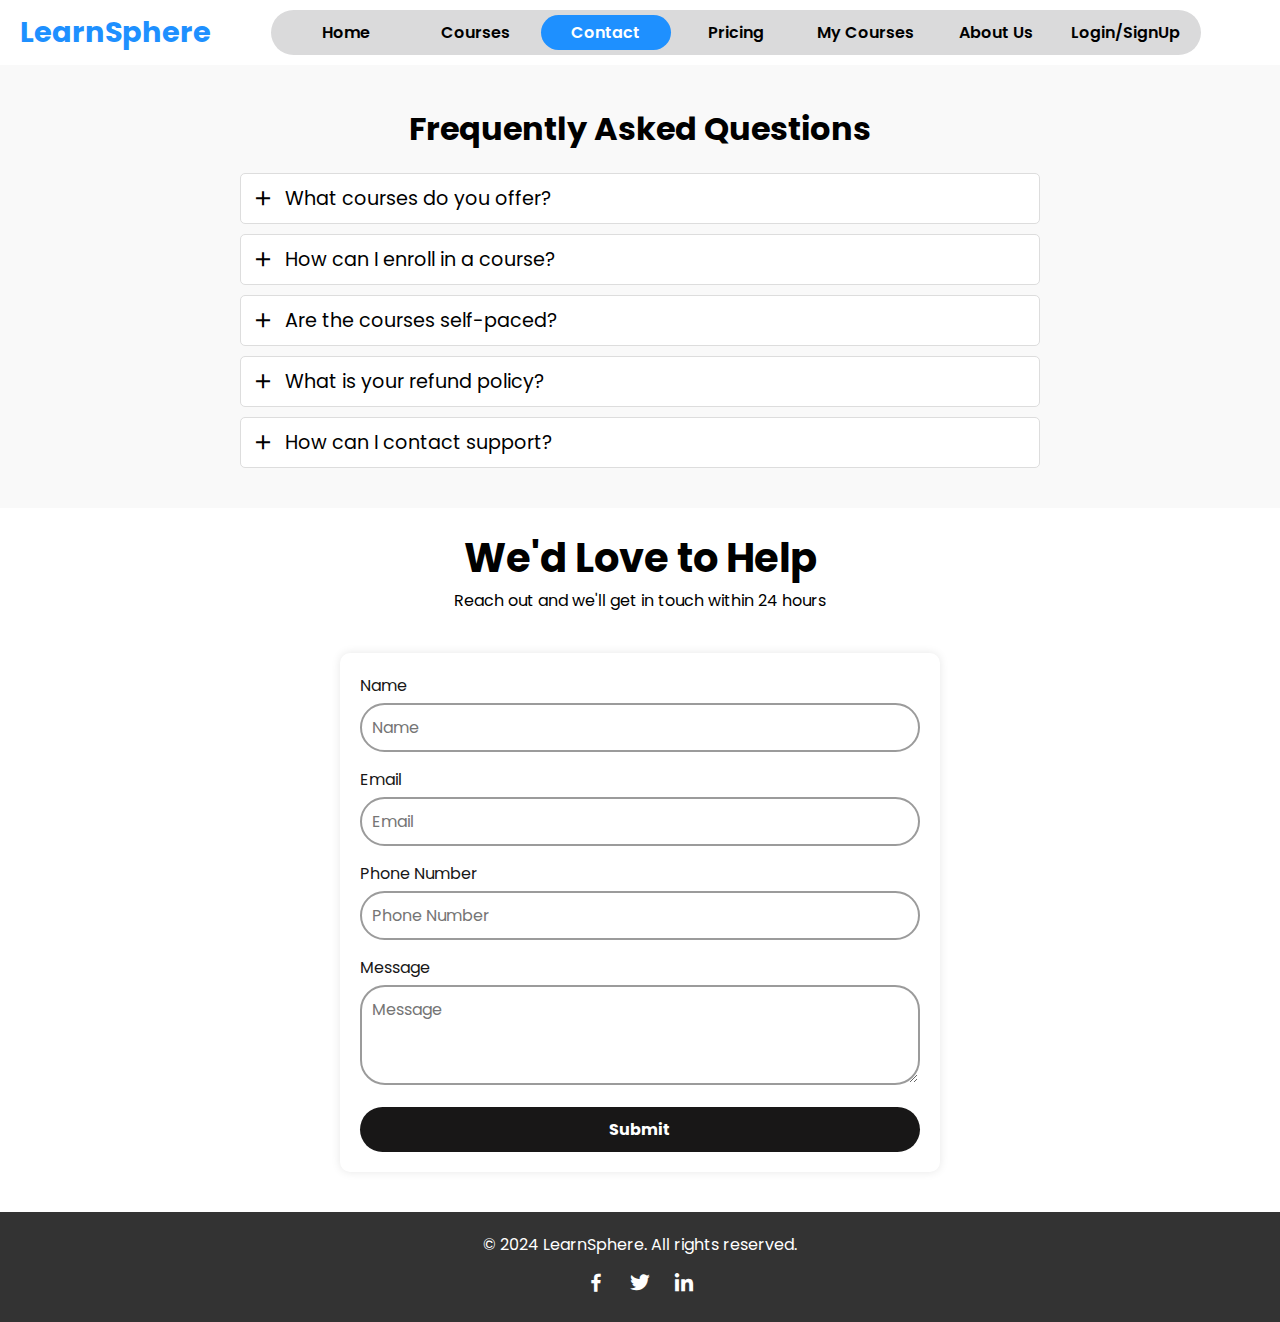
<file: Week 1/Contact.html>
<!DOCTYPE html>
<html lang="en">
  <head>
    <meta charset="UTF-8" />
    <meta name="viewport" content="width=device-width, initial-scale=1.0" />
    <title>Contact Us - LearnSphere</title>
    <link rel="stylesheet" href="./css/contact.css" />
    <link rel="stylesheet" href="./css/nav.css" />
    <link
      href="https://unpkg.com/boxicons@2.1.4/css/boxicons.min.css"
      rel="stylesheet"
    />
  </head>
  <body>
    <nav>
      <div class="navbar-logo">
        <a href="Index.html">LearnSphere</a>
      </div>
      <div class="hamburger-menu" id="hamburger-menu">
        <i class="bx bx-menu-alt-left"></i>
      </div>
      <div class="tab-container" id="tab-container">
        <a href="Index.html" class="tab_label" id="home">Home</a>
        <a href="Courses.html" class="tab_label" id="courses">Courses</a>
        <a href="Contact.html" class="tab_label" id="contact">Contact</a>
        <a href="Pricing.html" class="tab_label" id="pricing">Pricing</a>
        <a href="MyCourses.html" class="tab_label" id="mycourses">My Courses</a>
        <a href="Aboutus.html" class="tab_label" id="Aboutus">About Us</a>
        <a href="Login.html" class="tab_label" id="login">Login/SignUp</a>
      </div>
    </nav>

    <section class="faq-section">
      <h2>Frequently Asked Questions</h2>
      <div class="faq-item">
        <div class="faq-question">
          <i class="bx bx-plus"></i> <span>What courses do you offer?</span>
        </div>
        <div class="faq-answer">
          <p>
            We offer a wide range of courses across various domains including
            programming, design, marketing, and personal development. Our
            courses are designed to cater to all skill levels from beginners to
            advanced professionals.
          </p>
        </div>
      </div>
      <div class="faq-item">
        <div class="faq-question">
          <i class="bx bx-plus"></i>
          <span>How can I enroll in a course?</span>
        </div>
        <div class="faq-answer">
          <p>
            To enroll in a course, simply visit the course page and click on the
            'Enroll Now' button. You will need to create an account or log in if
            you already have one. Follow the prompts to complete your
            enrollment.
          </p>
        </div>
      </div>
      <div class="faq-item">
        <div class="faq-question">
          <i class="bx bx-plus"></i> <span>Are the courses self-paced?</span>
        </div>
        <div class="faq-answer">
          <p>
            Yes, most of our courses are self-paced, allowing you to learn at
            your own convenience. However, some courses may have specific
            deadlines or live sessions scheduled as part of the curriculum.
          </p>
        </div>
      </div>
      <div class="faq-item">
        <div class="faq-question">
          <i class="bx bx-plus"></i> <span>What is your refund policy?</span>
        </div>
        <div class="faq-answer">
          <p>
            We offer a 14-day refund policy for our courses. If you are not
            satisfied with the course content within the first 14 days of
            enrollment, you can request a refund by contacting our support team.
          </p>
        </div>
      </div>
      <div class="faq-item">
        <div class="faq-question">
          <i class="bx bx-plus"></i> <span>How can I contact support?</span>
        </div>
        <div class="faq-answer">
          <p>
            You can contact our support team through the 'Contact Us' page on
            our website or by emailing support@learnsphere.com. We are here to
            help with any questions or issues you may have.
          </p>
        </div>
      </div>
    </section>

    <div class="container">
      <header>
        <h1>We'd Love to Help</h1>
        <p>Reach out and we'll get in touch within 24 hours</p>
      </header>

      <div class="card">
        <form class="form">
          <div class="form__group field">
            <label for="name" class="form__label">Name</label>
            <input
              type="text"
              id="name"
              class="form__field"
              placeholder="Name"
              required
            />
          </div>
          <div class="form__group field">
            <label for="email" class="form__label">Email</label>
            <input
              type="email"
              id="email"
              class="form__field"
              placeholder="Email"
              required
            />
          </div>
          <div class="form__group field">
            <label for="phonenumber" class="form__label">Phone Number</label>
            <input
              type="tel"
              id="phonenumber"
              class="form__field"
              placeholder="Phone Number"
              required
            />
          </div>
          <div class="form__group field">
            <label for="message" class="form__label">Message</label>
            <textarea
              id="message"
              class="form__field"
              placeholder="Message"
              required
            ></textarea>
          </div>
          <button class="button">
            <p class="text">Submit</p>
          </button>
        </form>
      </div>
    </div>
    <footer>
      <p>© 2024 LearnSphere. All rights reserved.</p>
      <div class="social-icons">
        <a href="#"><i class="bx bxl-facebook"></i></a>
        <a href="#"><i class="bx bxl-twitter"></i></a>
        <a href="#"><i class="bx bxl-linkedin"></i></a>
      </div>
    </footer>

    <script>
      // Get the current URL
      const currentLocation = window.location.href;

      // Get all nav links
      const navLinks = document.querySelectorAll(".tab_label");

      // Remove active class from all links and add to the current link
      navLinks.forEach((link) => {
        if (currentLocation.includes(link.href)) {
          link.classList.add("active");
        } else {
          link.classList.remove("active");
        }
      });

      document
        .getElementById("hamburger-menu")
        .addEventListener("click", function () {
          const tabContainer = document.getElementById("tab-container");
          tabContainer.classList.toggle("show");
        });
    </script>

    <script>
      document.querySelectorAll(".faq-question").forEach((item) => {
        item.addEventListener("click", () => {
          const faqItem = item.parentElement;
          faqItem.classList.toggle("active");
        });
      });
    </script>
  </body>
</html>
</file>
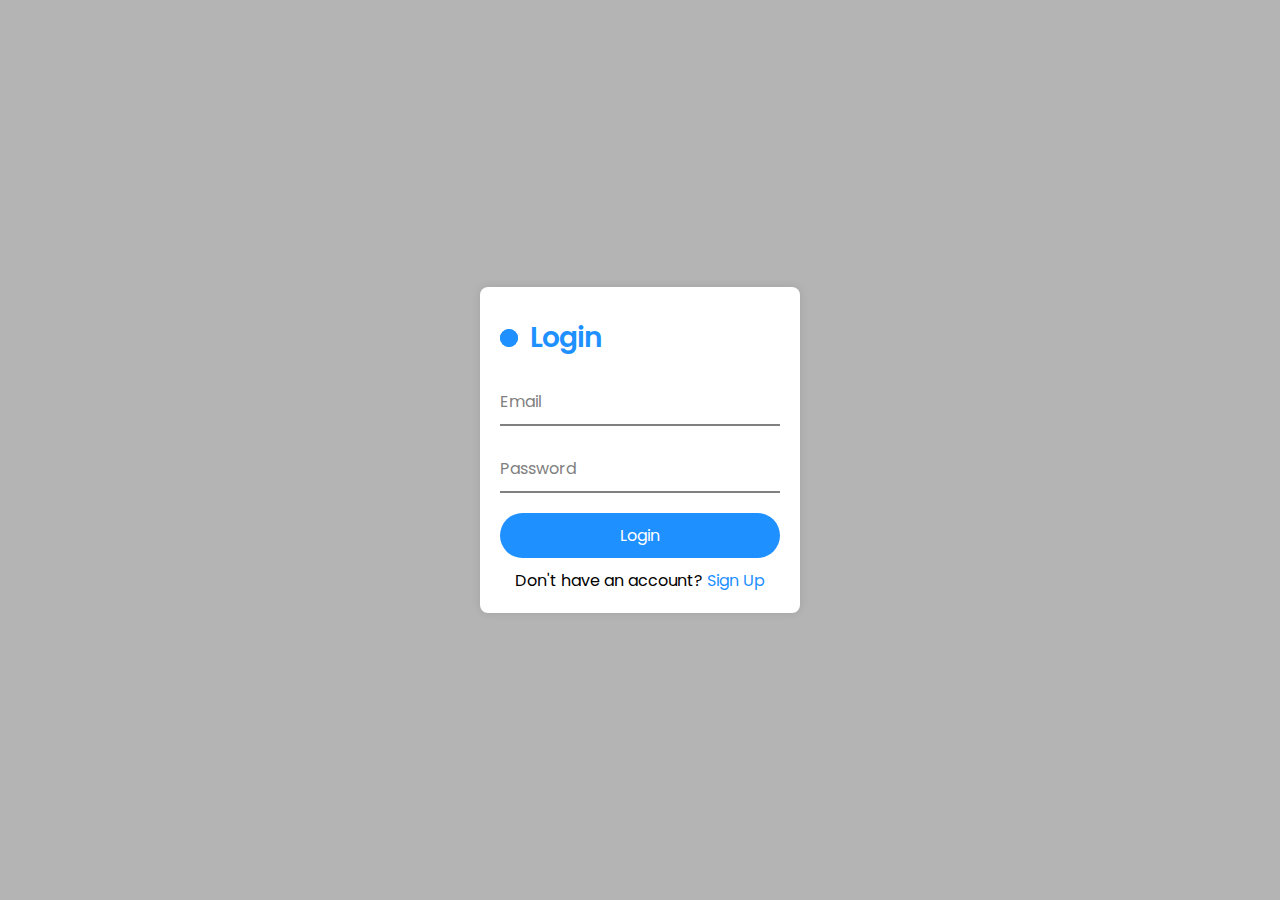
<file: Week 1/Login.html>
<!DOCTYPE html>
<html lang="en">
  <head>
    <meta charset="UTF-8" />
    <meta name="viewport" content="width=device-width, initial-scale=1.0" />
    <title>Login - LearnSphere</title>
    <link rel="stylesheet" href="./css/Login.css" />
  </head>
  <body>
    
    <div class="container">
      <form id="loginForm">
        <p class="title">Login</p>
        <div class="input-container">
          <input
            id="loginEmail"
            placeholder=" "
            class="input-field"
            type="email"
            required
          />
          <label for="loginEmail" class="input-label">Email</label>
          <span class="input-highlight"></span>
        </div>
        <div class="input-container">
          <input
            id="loginPassword"
            placeholder=" "
            class="input-field"
            type="password"
            required
          />
          <label for="loginPassword" class="input-label">Password</label>
          <span class="input-highlight"></span>
        </div>
        <button type="submit">Login</button>
        <p>Don't have an account? <a href="Signup.html">Sign Up</a></p>
      </form>
    </div>
  </body>
</html>
</file>
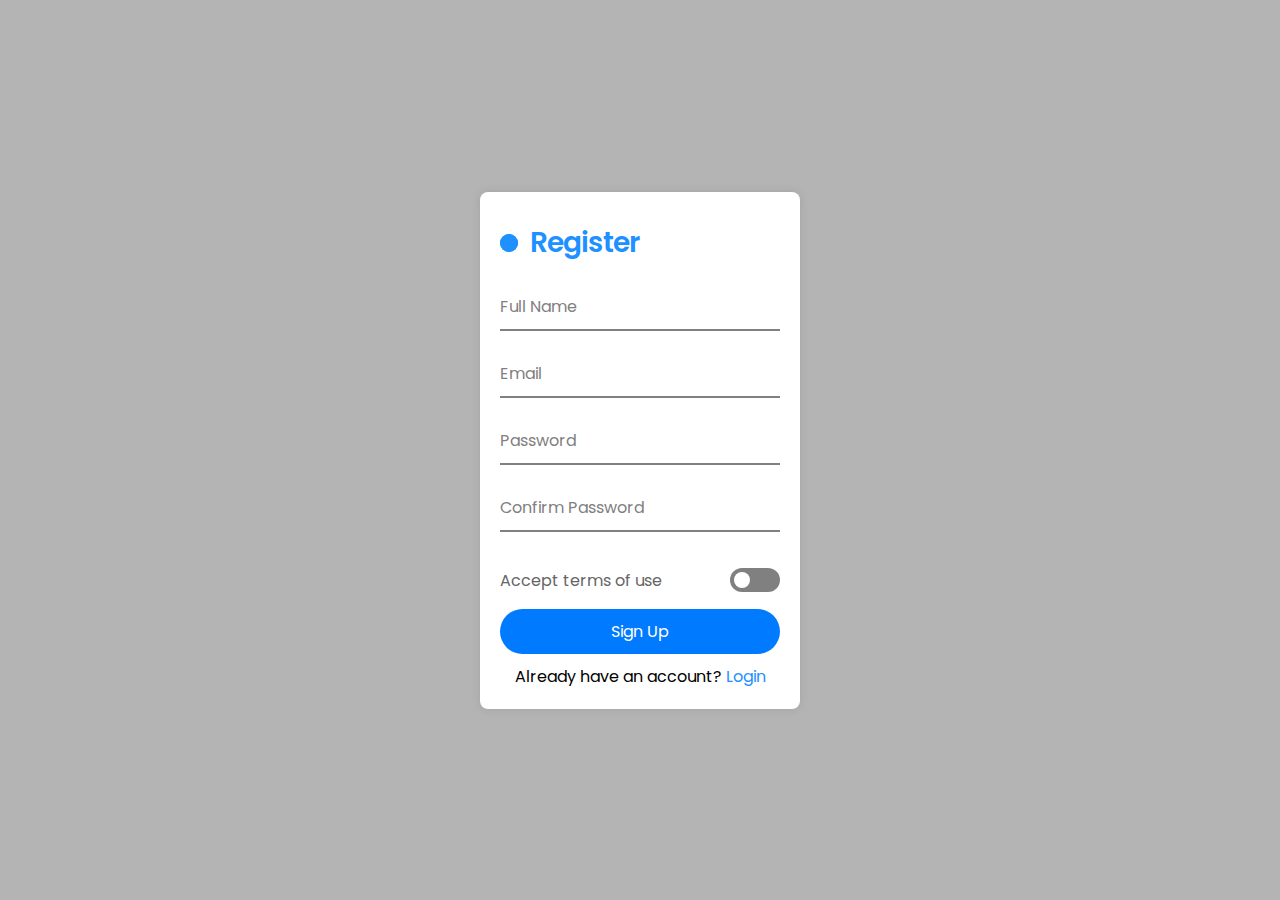
<file: Week 1/Signup.html>
<!DOCTYPE html>
<html lang="en">
  <head>
    <meta charset="UTF-8" />
    <meta name="viewport" content="width=device-width, initial-scale=1.0" />
    <title>Sign Up - LearnSphere</title>
    <link rel="stylesheet" href="./css/Signup.css" />
  </head>
  <body>

    
    <div class="container">
      <form id="signupForm">
        <p class="title">Register</p>
        <div class="input-container">
          <input
            id="fullName"
            placeholder=" "
            class="input-field"
            type="text"
            required
          />
          <label for="fullName" class="input-label">Full Name</label>
          <span class="input-highlight"></span>
        </div>
        <div class="input-container">
          <input
            id="signupEmail"
            placeholder=" "
            class="input-field"
            type="email"
            required
          />
          <label for="signupEmail" class="input-label">Email</label>
          <span class="input-highlight"></span>
        </div>
        <div class="input-container">
          <input
            id="signupPassword"
            placeholder=" "
            class="input-field"
            type="password"
            required
          />
          <label for="signupPassword" class="input-label">Password</label>
          <span class="input-highlight"></span>
        </div>
        <div class="input-container">
          <input
            id="confirmPassword"
            placeholder=" "
            class="input-field"
            type="password"
            required
          />
          <label for="confirmPassword" class="input-label"
            >Confirm Password</label
          >
          <span class="input-highlight"></span>
        </div>
        <label class="terms-label">
          Accept terms of use
          <div class="toggle-switch">
            <input class="checkbox-input" type="checkbox" required />
            <span class="slider"></span>
          </div>
        </label>
        <button type="submit">Sign Up</button>
        <p>Already have an account? <a href="Login.html">Login</a></p>
      </form>
    </div>
  </body>
</html>
</file>
<file: Week 1/css/contact.css>
@import url("https://fonts.googleapis.com/css2?family=Poppins:ital,wght@0,100;0,200;0,300;0,400;0,500;0,600;0,700;0,800;0,900&display=swap");

* {
  font-family: "Poppins", sans-serif;
  box-sizing: border-box;
  margin: 0;
  padding: 0;
}

body {
  display: flex;
  flex-direction: column;
  min-height: 100vh;
}

.container {
  display: flex;
  flex-direction: column;
  align-items: center;
  flex: 1;
  text-align: center;
  padding: 20px;
}

header {
  margin-bottom: 20px;
}

.card {
  background-color: #fff;
  padding: 20px;
  margin: 20px 0;
  border-radius: 10px;
  box-shadow: 0 0 10px rgba(0, 0, 0, 0.1);
  max-width: 600px;
  width: 100%;
}

h1 {
  font-size: 2.5rem;
}
.form {
  display: flex;
  flex-direction: column;
  width: 100%;
}

.form__group {
  margin-bottom: 15px;
}

.form__label {
 display: flex;
  margin-bottom: 5px;
  font-size: 1rem;
  color: #181717;
}

.form__field {
  width: 100%;
  border: 2px solid #9b9b9b;
  border-radius: 25px;
  padding: 10px;
  font-size: 1rem;
  color: black;
  background: transparent;
  outline: none;
}

.form__field:focus {
  border-color: dodgerblue;
}

textarea.form__field {
  height: 100px;
  resize: vertical;
}

/* Button styling */
.button {
  display: flex;
  justify-content: center;
  align-items: center;
  padding: 10px 15px;
  width: 100%;
  background-color: #181717;
  border-radius: 25px;
  border: none;
  cursor: pointer;
}

.button .text {
  color: white;
  font-weight: 700;
  font-size: 1rem;
}

.button:hover {
  background-color: dodgerblue;
}

.button:hover .text {
  color: white;
}


footer {
  background-color: #333;
  color: #fff;
  padding: 20px 0;
  text-align: center;
}

footer p {
  margin-bottom: 10px;
}

footer .social-icons {
  display: flex;
  justify-content: center;
  gap: 20px;
}

footer .social-icons a {
  color: #fff;
  font-size: 24px;
  transition: color 0.3s;
}

footer .social-icons a:hover {
  color: dodgerblue;
}


/* FAQ Section Styles */
.faq-section {
  padding: 40px 20px;
  background-color: #f9f9f9;
  text-align: center;
}

.faq-section h2 {
  font-size: 2rem;
  margin-bottom: 20px;
}

.faq-item {
  margin-bottom: 15px;
  text-align: left;
  max-width: 800px;
  margin: 0 auto;
}

.faq-question {
  display: flex;
  align-items: center;
  cursor: pointer;
  font-size: 1.2rem;
  padding: 10px;
  background: #fff;
  border-radius: 5px;
  margin-top: 10px;
  border: 1px solid #ddd;
  transition: background 0.3s, color 0.3s;
}

.faq-question:hover {
  background: dodgerblue;
  color: #fff;
}

.faq-question i {
  font-size: 1.5rem;
  margin-right: 10px;
}

.faq-answer {
  display: none;
  padding: 10px;
  background: #fff;
  border: 1px solid #ddd;
  border-top: none;
  border-radius: 0 0 5px 5px;
  margin-top: -1px;
}

.faq-answer p {
  margin: 0;
}

/* Show the answer when the question is clicked */
.faq-item.active .faq-answer {
  display: block;
}

.faq-item.active .faq-question i {
  transform: rotate(45deg);
  transition: transform 0.3s;
}
</file>
<file: Week 1/css/nav.css>
/* Import Google Fonts */
@import url("https://fonts.googleapis.com/css2?family=Poppins:wght@400;600&display=swap");

* {
  font-family: "Poppins", sans-serif;
  box-sizing: border-box;
  margin: 0;
  padding: 0;
}

nav {
  display: flex;
  align-items: center;
  justify-content: space-between;
  padding: 10px 20px;
  background-color: #ffffff;
  box-shadow: 0 4px 6px rgba(0, 0, 0, 0.1);
}

.navbar-logo a {
  font-size: 1.8rem;
  font-weight: 700;
  color: dodgerblue;
  text-decoration: none;
}

nav a {
  text-decoration: none;
}

.hamburger-menu {
  display: none;
  font-size: 2rem;
  cursor: pointer;
}

.tab-container {
  position: relative;
  display: flex;
  flex-direction: row;
  align-items: center;
  justify-content: center;
  padding: 5px 10px;
  background-color: #dadadb;
  border-radius: 25px;
  margin: 0 auto;
}

.tab_label {
  width: 130px;
  height: 35px;
  position: relative;
  z-index: 999;
  color: black;
  display: flex;
  align-items: center;
  justify-content: center;
  border-radius: 20px;
  font-size: 1rem;
  font-weight: 600;
  cursor: pointer;
  transition: background-color 0.3s ease;
}

.tab_label:hover {
  background-color: dodgerblue;
  color: white;
}

.tab_label.active {
  background-color: dodgerblue;
  color: white;
}

@media (max-width: 768px) {
  .hamburger-menu {
    display: block;
  }

  .tab-container {
    display: none;
    flex-direction: column;
    width: 100%;
    background-color: #dadadb;
    border-radius: 0;
    box-shadow: 0 4px 6px rgba(0, 0, 0, 0.1);
    position: absolute;
    top: 60px; /* Adjust according to the height of the navbar */
    left: 0;
    z-index: 1000;
  }

  .tab-container.show {
    display: flex;
  }

  .tab_label {
    width: 100%;
    padding: 15px;
    text-align: center;
    border-bottom: 1px solid #ccc;
  }

  .tab_label:last-child {
    border-bottom: none;
  }
}
</file>
<file: Week 1/css/Login.css>
@import url("https://fonts.googleapis.com/css2?family=Poppins:ital,wght@0,100;0,200;0,300;0,400;0,500;0,600;0,700;0,800;0,900;1,100;1,200;1,300;1,400;1,500;1,600;1,700;1,800;1,900&display=swap");

* {
  font-family: "Poppins", sans-serif;
  box-sizing: border-box;
  margin: 0;
  padding: 0;}

body {
  background-color: #b5b4b4;
  margin: 0;
  display: flex;
  justify-content: center;
  align-items: center;
  height: 100vh;
}

.container {
  background-color: white;
  padding: 20px;
  box-shadow: 0 0 10px rgba(0, 0, 0, 0.1);
  border-radius: 8px;
  width: 320px;
}

form h2 {
  margin-bottom: 20px;
  text-align: center;
}

.input-container {
  position: relative;
  margin: 20px 0;
}

.input-field {
  display: block;
  width: 100%;
  padding: 10px 0;
  font-size: 16px;
  border: none;
  border-bottom: 2px solid gray;
  outline: none;
  background-color: transparent;
}

.input-label {
  position: absolute;
  top: 10px;
  left: 0;
  font-size: 16px;
  color: gray;
  pointer-events: none;
  transition: all 0.3s ease;
}

.input-highlight {
  position: absolute;
  bottom: 0;
  left: 0;
  height: 2px;
  width: 0;
  background-color: dodgerblue;
  transition: all 0.3s ease;
}

.input-field:focus + .input-label,
.input-field:not(:placeholder-shown) + .input-label {
  top: -20px;
  font-size: 12px;
  color: dodgerblue;
}

.input-field:focus + .input-label + .input-highlight {
  width: 100%;
}

button {
  width: 100%;
  padding: 10px;
  background-color: dodgerblue;
  color: white;
  border: none;
  border-radius: 25px;
  cursor: pointer;
  font-size: 16px;
}

button:hover {
  background-color: #0252a8;
}

p {
  text-align: center;
  margin-top: 10px;
}

p a {
  color: dodgerblue;
  text-decoration: none;
}

p a:hover {
  text-decoration: underline;
}

.title {
  font-size: 28px;
  color: dodgerblue;
  font-weight: 600;
  letter-spacing: -1px;
  position: relative;
  display: flex;
  align-items: center;
  padding-left: 30px;
}

.title::before,
.title::after {
  position: absolute;
  content: "";
  height: 16px;
  width: 16px;
  border-radius: 50%;
  left: 0px;
  background-color: dodgerblue;
}

.title::before {
  width: 18px;
  height: 18px;
  background-color: dodgerblue;
}

.title::after {
  width: 18px;
  height: 18px;
  animation: pulse 1s linear infinite;
}

@keyframes pulse {
  from {
    transform: scale(0.9);
    opacity: 1;
  }

  to {
    transform: scale(1.8);
    opacity: 0;
  }
}
</file>
<file: Week 1/css/Signup.css>
@import url("https://fonts.googleapis.com/css2?family=Poppins:wght@400;500;600&display=swap");

* {
  font-family: "Poppins", sans-serif;
  box-sizing: border-box;
  margin: 0;
  padding: 0;
}

body {
  background-color: #b5b4b4;
  margin: 0;
  display: flex;
  justify-content: center;
  align-items: center;
  height: 100vh;
}

.container {
  background-color: white;
  padding: 20px;
  box-shadow: 0 0 10px rgba(0, 0, 0, 0.1);
  border-radius: 8px;
  width: 320px;
}

form h2 {
  margin-bottom: 20px;
  text-align: center;
}

.input-container {
  position: relative;
  margin: 20px 0;
}

.input-field {
  display: block;
  width: 100%;
  padding: 10px 0;
  font-size: 16px;
  border: none;
  border-bottom: 2px solid gray;
  outline: none;
  background-color: transparent;
}

.input-label {
  position: absolute;
  top: 10px;
  left: 0;
  font-size: 16px;
  color: gray;
  pointer-events: none;
  transition: all 0.3s ease;
}

.input-highlight {
  position: absolute;
  bottom: 0;
  left: 0;
  height: 2px;
  width: 0;
  background-color: #007bff;
  transition: all 0.3s ease;
}

.input-field:focus + .input-label,
.input-field:not(:placeholder-shown) + .input-label {
  top: -20px;
  font-size: 12px;
  color: #007bff;
}

.input-field:focus + .input-label + .input-highlight {
  width: 100%;
}

button {
  width: 100%;
  padding: 10px;
  background-color: #007bff;
  color: white;
  border: none;
  border-radius: 25px;
  cursor: pointer;
  font-size: 16px;
}

button:hover {
  background-color: dodgerblue;
}

p {
  text-align: center;
  margin-top: 10px;
}

p a {
  color: dodgerblue;
  text-decoration: none;
}

p a:hover {
  text-decoration: underline;
}

.terms-label {
  display: flex;
  justify-content: space-between;
  align-items: center;
  padding: 1em 0;
  color: #666;
  cursor: pointer;
}

.toggle-switch {
  position: relative;
  display: inline-block;
  width: 50px;
  height: 24px;
}

.checkbox-input {
  opacity: 0;
  width: 0;
  height: 0;
}

.slider {
  position: absolute;
  cursor: pointer;
  top: 0;
  left: 0;
  right: 0;
  bottom: 0;
  background-color: gray;
  transition: 0.4s;
  border-radius: 24px;
}

.slider:before {
  position: absolute;
  content: "";
  height: 16px;
  width: 16px;
  left: 4px;
  bottom: 4px;
  background-color: white;
  transition: 0.4s;
  border-radius: 50%;
}

.checkbox-input:checked + .slider {
  background-color: #4caf50;
}

.checkbox-input:checked + .slider:before {
  transform: translateX(26px);
}

.title {
  font-size: 28px;
  color: dodgerblue;
  font-weight: 600;
  letter-spacing: -1px;
  position: relative;
  display: flex;
  align-items: center;
  padding-left: 30px;
}

.title::before,
.title::after {
  position: absolute;
  content: "";
  height: 16px;
  width: 16px;
  border-radius: 50%;
  left: 0px;
  background-color: dodgerblue;
}

.title::before {
  width: 18px;
  height: 18px;
  background-color: dodgerblue;
}

.title::after {
  width: 18px;
  height: 18px;
  animation: pulse 1s linear infinite;
}

@keyframes pulse {
  from {
    transform: scale(0.9);
    opacity: 1;
  }

  to {
    transform: scale(1.8);
    opacity: 0;
  }
}
</file>
